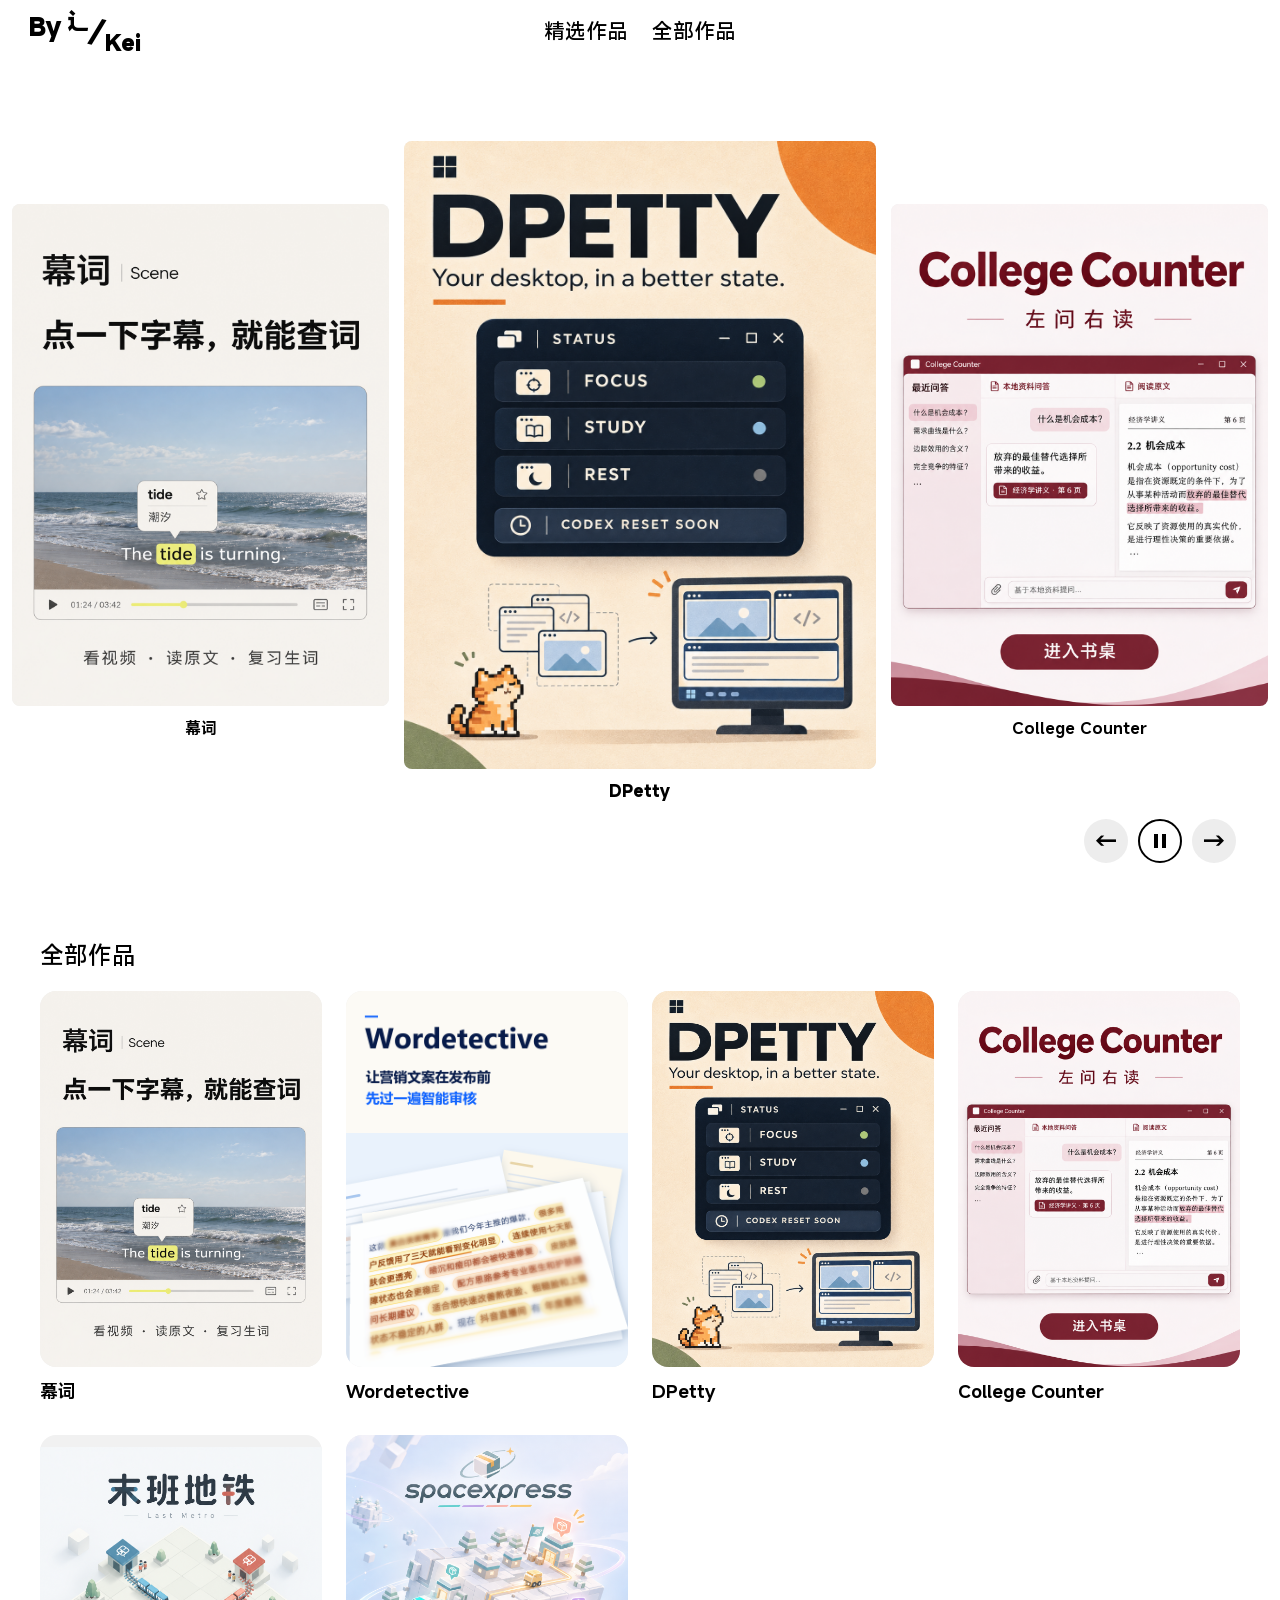
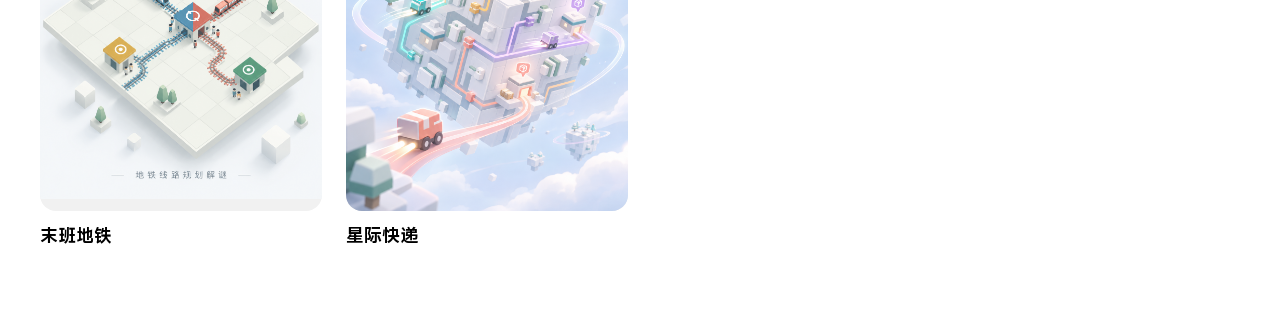
<file: index.html>
<!doctype html>
<html lang="zh-CN">
  <head>
    <meta charset="UTF-8" />
    <meta name="viewport" content="width=device-width, initial-scale=1.0" />
    <meta name="font-credit" content="MiSans by Xiaomi" />
    <title>作品集</title>
    <script type="module" crossorigin src="/assets/index-9I_1KaP_.js"></script>
    <link rel="stylesheet" crossorigin href="/assets/index-C1gEcHYa.css">
  </head>
  <body>
    <div id="root"></div>
  </body>
</html>
</file>
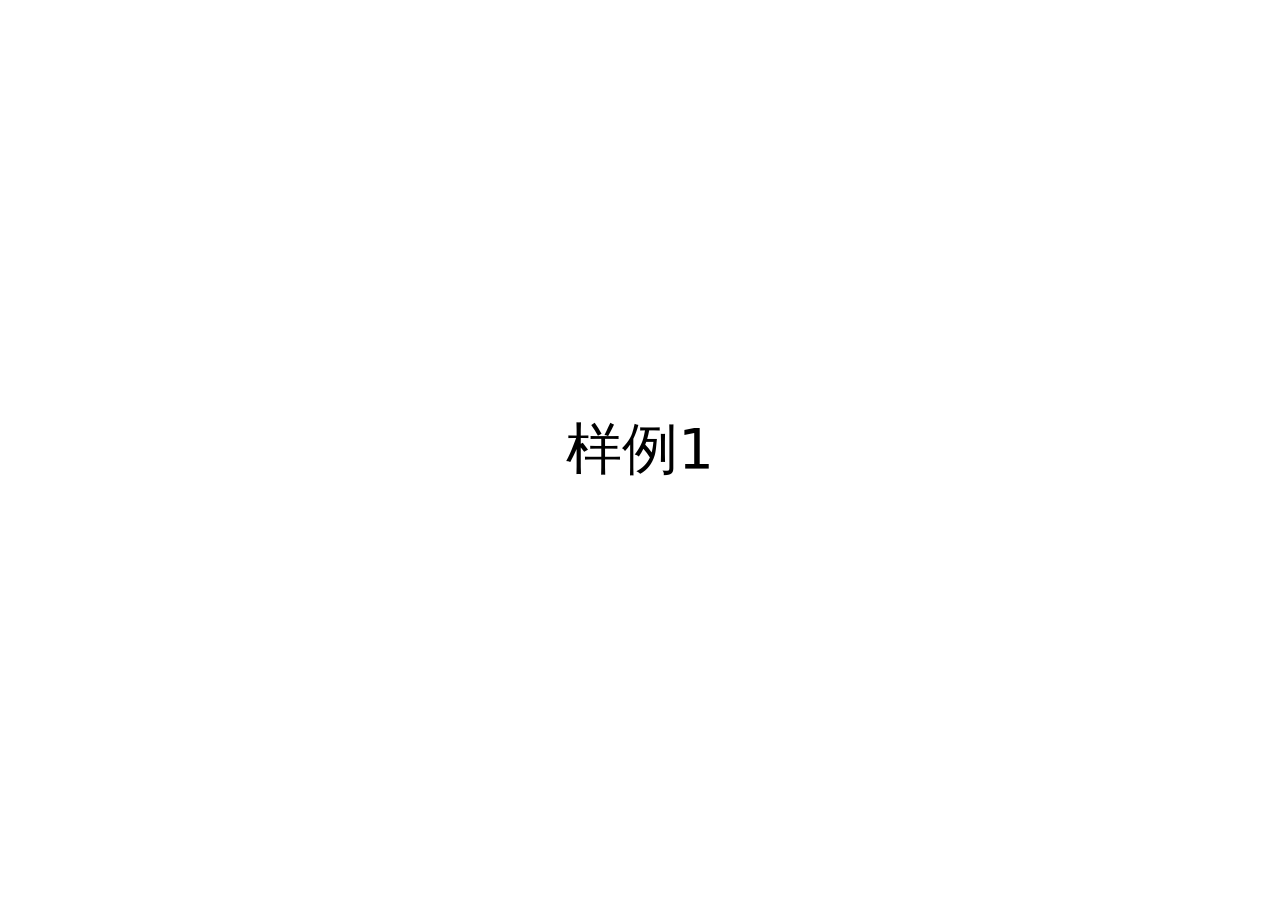
<file: experiences/sample-1/index.html>
<!doctype html>
<html lang="zh-CN">
  <head>
    <meta charset="UTF-8" />
    <meta name="viewport" content="width=device-width, initial-scale=1.0" />
    <title>样例1</title>
    <style>
      body { margin: 0; min-height: 100svh; display: grid; place-items: center; font-family: system-ui, sans-serif; }
      h1 { font-size: clamp(36px, 7vw, 56px); font-weight: 400; }
    </style>
  </head>
  <body><h1>样例1</h1></body>
</html>
</file>
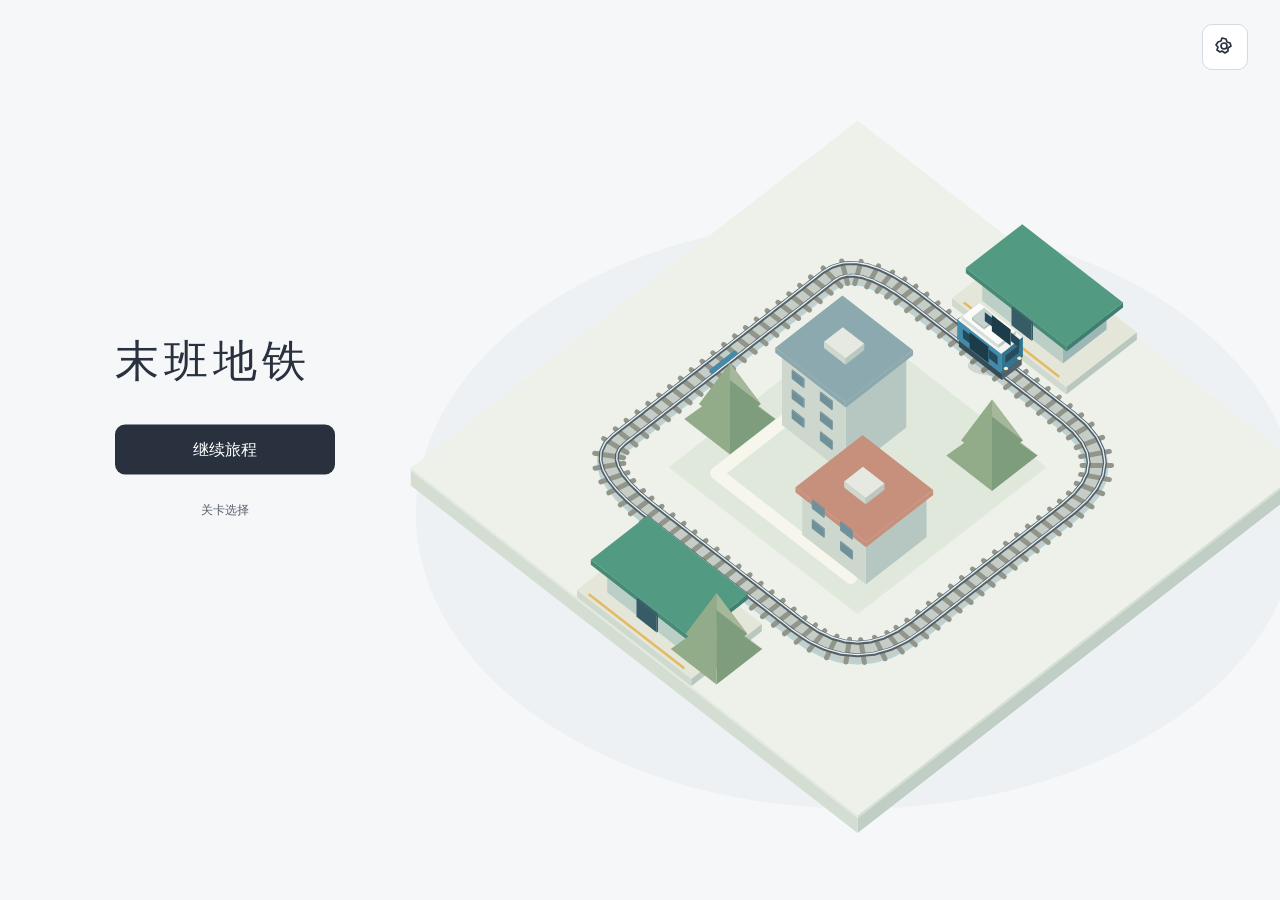
<file: experiences/subway/index.html>
<!doctype html>
<html lang="zh-CN">
<head>
  <meta charset="UTF-8">
  <meta name="viewport" content="width=device-width, initial-scale=1, viewport-fit=cover">
  <meta name="theme-color" content="#f4f6f7">
  <title>末班地铁</title>
  <link rel="stylesheet" href="styles/demo.css">
</head>
<body class="at-home">
  <main class="game" id="game">
    <canvas id="scene" tabindex="0" aria-label="铁路棋盘。点击车库切换列车，按住拖动铺轨；方向键选格，回车铺轨。"></canvas>
    <header class="hud-top game-only">
      <div class="level-controls"><span class="level-number" id="level-number">01 <small>/ 60</small></span><button class="icon-button view-toggle" id="view-toggle" aria-label="缩放查看地图" hidden></button><div class="view-tools" id="view-tools" hidden><button class="icon-button" id="zoom-out" aria-label="缩小地图"></button><button class="icon-button" id="view-fit" aria-label="地图全景"></button><button class="icon-button" id="zoom-in" aria-label="放大地图"></button></div></div>
      <div class="top-actions"><button class="icon-button" id="reset" aria-label="重新开始" title="重新开始"></button><button class="icon-button" id="settings" aria-label="设置" title="设置"></button></div>
    </header>
    <div class="notice game-only" id="message" role="status" aria-live="polite"></div>
    <footer class="hud-bottom game-only">
      <div class="inventory" aria-label="车辆和剩余铁轨"><div id="vehicles"></div><div class="rail-stock" id="rail-stock"></div></div>
      <div class="bottom-actions"><button class="icon-button" id="undo" aria-label="撤销" title="撤销"></button><button class="icon-button" id="hint" aria-label="局部提示" title="局部提示"></button><button class="run-button" id="run" aria-label="发车"></button></div>
    </footer>
    <section class="home" id="home" aria-label="主页">
      <button class="icon-button home-settings" id="home-settings" aria-label="设置"></button>
      <div class="home-copy"><h1>末班地铁</h1><div class="home-actions"><button class="primary" id="start">继续旅程</button><button class="text-button" id="home-levels">关卡选择</button></div></div>
    </section>
  </main>
  <dialog id="dialog"><button id="close-dialog" class="icon-button close" aria-label="关闭"></button><div id="dialog-content"></div></dialog>
  <div id="tutorial-overlay" hidden aria-hidden="true"></div>
  <aside id="tutorial-task" hidden aria-live="polite"></aside>
  <dialog id="tutorial-dialog" class="tutorial-dialog" aria-labelledby="tutorial-title"><div id="tutorial-content"></div></dialog>
  <script src="src/scene.js"></script>
  <script src="src/station-marks.js"></script>
  <script src="src/levels.js"></script>
  <script src="src/levels-extra.js"></script>
  <script src="src/levels-late.js"></script>
  <script src="src/levels-hard.js"></script>
  <script src="src/levels-expansion.js"></script>
  <script src="src/levels-expansion-hard.js"></script>
  <script src="src/levels-finale.js"></script>
  <script src="src/levels-triple.js"></script>
  <script src="src/hints.js"></script>
  <script src="src/engine.js"></script>
  <script src="src/hint-planner.js"></script>
  <script src="src/transfer-effects.js"></script>
  <script src="src/world.js"></script>
  <script src="src/scenery.js"></script>
  <script src="src/playback.js"></script>
  <script src="src/celebration.js"></script>
  <script src="src/ui.js"></script>
  <script src="src/tutorial.js"></script>
  <script src="src/tutorial-lessons.js"></script>
  <script src="src/lesson-runtime.js"></script>
  <script src="src/drafts.js"></script>
  <script src="src/failure-feedback.js"></script>
  <script src="src/hint-feedback.js"></script>
  <script src="src/main.js"></script>
  <script src="src/input.js"></script>
  <script src="src/map-view.js"></script>
  <script src="src/home-scene.js"></script>
</body>
</html>
</file>
<file: assets/index-C1gEcHYa.css>
@font-face{font-family:MiSans;src:url(/assets/MiSansVF-DutB4wjF.ttf) format("truetype");font-weight:100 900;font-display:swap}:root{font-family:MiSans,PingFang SC,Microsoft YaHei,system-ui,sans-serif;color:#000;background:#fff;--accent: #4d49fc;--border: #e2e2e2;--width: 1200px;--gutter: 32px;--gap: 24px;--header-height: 64px;--section-title: 24px;--project-title: 18px;--motion: .2s ease}*{box-sizing:border-box}html{scroll-behavior:smooth}body{margin:0;font-size:16px;line-height:1.5}button,input,select,textarea{font-family:inherit}a{color:inherit;text-decoration:none}:focus-visible{outline:2px solid var(--accent);outline-offset:4px}.wrap{width:min(var(--width),calc(100% - 2 * var(--gutter)));margin-inline:auto}.visually-hidden{position:absolute;width:1px;height:1px;overflow:hidden;clip-path:inset(50%);white-space:nowrap}.site-header{position:sticky;top:0;z-index:2;background:#fff}.site-header-inner{height:var(--header-height);width:calc(100% - (2*clamp(16px,2.2vw,36px)));display:grid;grid-template-columns:1fr auto 1fr;align-items:center}.wordmark{display:flex;align-items:center;gap:6px;font-size:22px;line-height:1.05;font-weight:700;white-space:nowrap}.wordmark-prefix{font-size:24px;font-weight:700;color:#000;transform:translateY(-4px)}.wordmark-names{display:grid;grid-template-columns:auto auto auto;grid-template-rows:repeat(2,22px);align-items:center}.wordmark-zh{grid-area:1 / 1}.wordmark-slash{grid-area:1 / 2 / 3;font-size:36px;font-weight:500;transform:rotate(14deg)}.wordmark-en{grid-area:2 / 3}.site-nav{--nav-item-width: 100px;--nav-gap: 8px;position:relative;display:flex;gap:var(--nav-gap)}.nav-indicator{position:absolute;inset-inline-start:calc((var(--nav-item-width) - 6px) / 2);bottom:2px;width:6px;height:6px;border-radius:50%;background:currentColor;opacity:0;pointer-events:none;transition:transform .18s cubic-bezier(.22,1,.36,1),opacity .12s ease-out}.site-nav[data-section] .nav-indicator{opacity:1}.site-nav[data-section=works] .nav-indicator{transform:translate(calc(var(--nav-item-width) + var(--nav-gap)))}.nav-link{display:grid;place-items:center;width:var(--nav-item-width);min-height:44px;font-size:21px;white-space:nowrap;transition:color .12s ease-out,font-size .12s ease-out}.nav-link.is-muted{color:#737373;font-size:19px}.nav-link:hover{color:#000;text-decoration:underline;text-underline-offset:4px}.nav-link:focus-visible{outline-color:#000}.project-link:hover h3{color:var(--accent)}#featured{scroll-margin-top:calc(var(--header-height) + 16px)}.featured{padding:clamp(40px,6vw,96px) 12px clamp(48px,6vw,88px);overflow:clip}.featured-grid{isolation:isolate;overflow-anchor:none;max-width:1760px;margin-inline:auto;display:grid;grid-template-columns:.74fr 1fr 1.25fr 1fr .74fr;align-items:center;gap:clamp(12px,1.2vw,24px)}.project{min-width:0}.project-link{display:block}.cover{position:relative;display:grid;place-items:center;overflow:hidden;border-radius:16px;background:#f1f1f1;aspect-ratio:3 / 4;font-size:clamp(16px,2.5vw,36px)}.cover img{position:absolute;inset:0;width:100%;height:100%;object-fit:cover;transition:transform var(--motion)}.featured .project-link:hover img{transform:scale(1.025)}.project-grid .cover img{object-fit:contain}.featured .cover{border-radius:8px}.featured .project{transform-origin:top left}.featured .project:nth-child(2) img{object-position:65% center}.featured .project:nth-child(3) img{object-position:65% center}.featured h3{font-size:16px;text-align:center}.featured .project:nth-child(3):nth-last-child(3) h3,.featured .project:nth-child(2):nth-last-child(2) h3,.featured .project:only-child h3{font-weight:650}.gallery-controls{width:min(var(--width),calc(100% - 2 * var(--gutter)));margin:16px auto 0;display:flex;justify-content:flex-end;gap:10px}.gallery-controls button{display:grid;place-items:center;width:44px;height:44px;border:2px solid transparent;border-radius:50%;background:#ededed;color:#000;font-size:22px;font-weight:500;line-height:1;cursor:pointer}.gallery-controls button:hover{background:#dedede}.gallery-controls .playback{border-color:#000;background:#fff}.pause-icon{width:12px;height:14px;border-inline:4px solid currentColor}.play-icon{width:12px;height:14px;margin-inline-start:2px;background:currentColor;clip-path:polygon(0 0,100% 50%,0 100%)}h2,h3{margin:0;font-weight:520}h2{font-size:var(--section-title);line-height:1.3;margin-bottom:24px}#works-title{font-weight:400;margin-bottom:20px}h3{font-size:var(--project-title);line-height:1.35;margin-top:12px;transition:color var(--motion)}#works{padding-bottom:72px;scroll-margin-top:calc(var(--header-height) + 24px)}.project-grid{display:grid;grid-template-columns:repeat(4,minmax(0,1fr));gap:32px var(--gap)}.project-view{padding-block:24px}.view-control{display:inline-flex;justify-self:start;align-items:center;min-height:44px;padding-inline:12px;border:1px solid var(--border);border-radius:8px;font-size:14px;white-space:nowrap;cursor:pointer}.view-control:hover{border-color:#000}.project-frame{display:block;width:100%;height:max(360px,calc(100dvh - 108px));border:1px solid var(--border);border-radius:16px;background:#fff}@media(max-width:900px){.project-grid{grid-template-columns:repeat(3,minmax(0,1fr))}}@media(max-width:640px){:root{--gutter: 16px;--gap: 16px;--section-title: 22px}.site-nav{--nav-item-width: 84px;--nav-gap: 4px}.nav-link{font-size:19px}.nav-link.is-muted{font-size:18px}.featured{padding-inline:var(--gutter)}.featured-grid{grid-template-columns:1fr 1.25fr 1fr;gap:8px}.featured-grid[data-count="5"] .project:is(:first-child,:last-child){display:none}.featured h3{font-size:14px;margin-top:8px}.project-grid{grid-template-columns:repeat(2,minmax(0,1fr))}.project-view{padding-block:12px}.view-control{padding-inline:8px}.project-frame{height:max(360px,calc(100dvh - 80px))}}@media(max-width:420px){:root{--header-height: 104px}.site-header-inner{grid-template-columns:1fr 1fr;grid-template-rows:60px 44px}.site-nav{grid-area:2 / 1 / 3 / 3;justify-self:center}}@media(prefers-reduced-motion:reduce){html{scroll-behavior:auto}.cover img,h3,.nav-link,.nav-indicator{transition:none}}.manage-link{justify-self:end;padding:6px 0 6px 8px;font-size:18px;white-space:nowrap}.manage-link:hover,.inline-link{color:var(--accent)}.local-page{padding-block:32px 64px}.local-page h1{margin-block:24px;font-size:clamp(34px,5vw,56px);font-weight:400;line-height:1.15}.local-page h2{font-size:24px;font-weight:500}.local-page h3{margin:10px 0 0;font-size:16px}.local-topline,.editor-heading,.run-actions{display:flex;align-items:center;gap:12px}.local-topline,.editor-heading{justify-content:space-between}.local-button{width:fit-content;border:1px solid var(--border);border-radius:999px;background:#fff;color:#000;padding:8px 16px;font:inherit;cursor:pointer}.local-button:hover{border-color:#000}.local-button.primary{background:var(--accent);color:#fff;border-color:var(--accent)}.local-button.danger,.local-error{color:#ad2020}.local-button:disabled{opacity:.55;cursor:default}.local-error{white-space:pre-wrap;overflow-wrap:anywhere}.project-intro{margin-block-start:clamp(24px,5vw,56px)}.project-intro.has-cover{display:grid;grid-template-columns:minmax(0,1fr) minmax(0,400px);align-items:center;gap:clamp(24px,5vw,72px)}.project-view .project-intro h1{margin:0;overflow-wrap:anywhere}.project-hero,.project-photos img{display:block;width:100%;border-radius:12px}.project-hero{aspect-ratio:3 / 4;object-fit:contain}.project-launch{margin-top:16px}.project-launch .run-actions{flex-wrap:wrap}.project-launch p{margin-bottom:0}.project-view .project-frame{width:100%;margin-top:20px}.project-view .project-section{margin-top:clamp(32px,5vw,64px);border-top:1px solid var(--border);padding-top:20px}.project-description{max-width:720px;margin-inline:auto}.project-section h2{margin:0 0 18px;font-weight:550;font-size:clamp(20px,2.5vw,26px)}.project-section .asset-list{padding:0}.project-photos{display:grid;grid-template-columns:repeat(auto-fit,minmax(min(100%,290px),1fr));gap:var(--gap)}.project-photos img{max-height:520px;object-fit:contain;background:#f6f6f6}.description-copy{max-width:780px;color:#24242d;line-height:1.75;overflow-wrap:anywhere}.description-copy p{margin:0;white-space:pre-wrap}.description-copy h3,.description-copy h4{margin:1em 0 .35em;line-height:1.35;font-size:1.25em}.description-copy h4{font-size:1.08em}.description-copy ul{margin-block:.5em;padding-inline-start:1.4em}.description-copy figure{margin:12px 0}.description-copy img{display:block;max-width:100%;max-height:65vh;object-fit:contain;border-radius:8px}.description-editor{display:grid;gap:8px}.description-editor-frame{min-width:0;border:1px solid var(--border);border-radius:8px}.description-toolbar{position:sticky;top:0;z-index:2;display:flex;align-items:center;gap:4px;min-height:44px;padding:4px 8px;border-bottom:1px solid var(--border);border-radius:8px 8px 0 0;background:#fff;overflow-x:auto;overscroll-behavior-x:contain}.description-toolbar .tiptap-toolbar-group{display:flex;flex:0 0 auto;align-items:center;gap:2px}.description-toolbar .tiptap-separator{width:1px;height:24px;background:var(--border);flex:0 0 auto}.description-toolbar .tiptap-button{width:32px;height:32px;display:inline-grid;place-items:center;padding:0;border:0;border-radius:6px;background:transparent;color:#41414b;cursor:pointer}.description-toolbar .tiptap-button svg{width:16px;height:16px}.description-toolbar .tiptap-button:not(:disabled):hover{background:#f3f3f5}.description-toolbar .tiptap-button[aria-pressed=true]{color:#352de0;background:#f2f1ff}.description-toolbar .tiptap-button:disabled{opacity:.4;cursor:default}.description-toolbar .description-color{position:relative}.description-toolbar .description-color input{position:absolute;inset:0;height:100%;opacity:0;cursor:pointer}.description-toolbar .description-color:focus-within{outline:2px solid var(--accent)}.description-toolbar select{width:auto;padding:3px 4px}.description-surface{min-height:18rem;padding:14px}.description-surface:focus{outline:2px solid var(--accent);outline-offset:-2px}.description-copy>img{margin-block:12px}#description-help{color:#595959;font-size:14px;margin:0}.manage-layout{display:grid;grid-template-columns:minmax(0,240px) minmax(0,1fr);gap:var(--gap)}.manage-list{display:grid;align-content:start;gap:6px}.manage-list button:not(.primary){padding:8px 12px;border:0;border-radius:8px;background:transparent;text-align:left;font:inherit;cursor:pointer;overflow-wrap:anywhere}.manage-list button:hover:not(.primary),.manage-list [aria-current=true]{background:#f2f1ff;color:#352de0}.manage-editor{border:1px solid var(--border);border-radius:16px;padding:clamp(16px,3vw,32px)}.editor-heading h2{margin-top:0}.manage-editor fieldset{min-inline-size:0;padding:0;margin:0;border:0;display:grid;gap:14px}.manage-editor .asset-editor{border-top:1px solid var(--border);margin-top:10px;padding-top:12px;display:grid;gap:14px}.save-hint-slot{min-height:30px}.save-hint{width:fit-content;margin:0;padding:4px 10px;border-radius:6px;background:#eaf7ee;color:#17643a;font-size:14px;animation:save-hint-in .16s ease-out both,save-hint-out .22s ease-in 2.16s forwards}.save-hint[data-failed=true]{background:#fceced;color:#a32131}@keyframes save-hint-in{0%{opacity:0;transform:translateY(4px)}}@keyframes save-hint-out{to{opacity:0}}@media(prefers-reduced-motion:reduce){.save-hint{animation:save-hint-out 1ms step-end 2s forwards}}.asset-hint{color:#595959;font-size:14px;margin:0}.manage-editor label{display:grid;gap:4px;font-size:14px;min-width:0}.manage-editor input,.manage-editor select,.manage-editor textarea{width:100%;min-width:0;border:1px solid var(--border);border-radius:8px;padding:8px 10px;font:inherit;background:#fff;color:#000}.manage-editor textarea{resize:vertical}.editor-columns{display:grid;grid-template-columns:repeat(2,minmax(0,1fr));gap:14px}.manage-editor .asset-drop{align-self:start;border:1px dashed #999;border-radius:8px}.manage-editor .asset-picker{min-height:82px;align-content:center;padding:12px;cursor:pointer}.asset-drop span{color:#595959;font-size:14px}.asset-drop:has(.asset-picker:hover),.asset-drop:has(.asset-picker:focus-within){border-color:#000;background:#f5f5f5}.manage-editor .asset-drop[data-dragging=true],.manage-editor .asset-thumbnail[data-dragging=true]{border-color:var(--accent);background:#f2f1ff}.manage-editor .asset-drop input{position:absolute;width:1px;height:1px;clip-path:inset(50%)}.asset-list{list-style:none;margin:0;padding:0 12px 12px}.asset-list li{display:flex;align-items:center;justify-content:space-between;gap:12px;padding-block:6px}.asset-list a{color:var(--accent);overflow-wrap:anywhere;min-width:0}.asset-images{display:grid;grid-template-columns:repeat(auto-fill,minmax(min(100%,96px),1fr));gap:10px}.asset-images li{flex-direction:column;gap:6px;padding:0;min-width:0}.manage-editor .asset-thumbnail{width:100%;padding:3px;border:1px solid var(--border);border-radius:8px;cursor:pointer}.asset-thumbnail img{display:block;width:100%;height:96px;object-fit:contain}.asset-thumbnail:hover,.asset-thumbnail:focus-within{border-color:#000}.featured-grid[data-count="1"]{grid-template-columns:minmax(0,360px);justify-content:center}.featured-grid[data-count="3"]{grid-template-columns:1fr 1.25fr 1fr}.featured-grid[data-count="0"]{min-height:1px}@media(max-width:680px){.project-intro.has-cover{grid-template-columns:minmax(0,1fr)}.project-hero{max-width:400px;justify-self:center}.manage-layout,.editor-columns{grid-template-columns:1fr}.manage-list{max-height:200px;overflow:auto}}
</file>
<file: experiences/subway/styles/demo.css>
:root {
  --bg: oklch(0.975 0.003 250); --surface: oklch(1 0 0);
  --ink: oklch(0.31 0.025 255); --muted: oklch(0.48 0.02 255);
  --border: oklch(0.89 0.009 250); --blue: oklch(0.57 0.11 248);
  font-family: "Segoe UI", "Microsoft YaHei", system-ui, sans-serif;
  color: var(--ink); background: var(--bg); font-synthesis: none;
}
* { box-sizing: border-box; }
body { margin: 0; overflow: hidden; }
.celebration { position: fixed; inset: 0; width: 100vw; height: 100dvh; pointer-events: none; }.celebration[hidden] { display: none; }
button { font: inherit; cursor: pointer; color: inherit; border: 0; background: white; border-radius: 10px; min-height: 46px; padding: 0 16px; -webkit-tap-highlight-color: transparent; }
button:hover { background: oklch(0.94 0.012 250); }
button:disabled { cursor: default; opacity: .35; }
button:focus-visible, canvas:focus-visible { outline: 3px solid var(--blue); outline-offset: 3px; }
button:active { transform: translateY(1px); }
svg { width: 24px; height: 24px; fill: none; stroke: currentColor; stroke-width: 1.7; stroke-linecap: round; stroke-linejoin: round; flex-shrink: 0; }
.game { position: relative; height: 100dvh; min-height: 400px; background: var(--bg); }
canvas { width: 100%; height: 100%; display: block; touch-action: none; cursor: crosshair; }
.hud-top { position: absolute; top: max(24px, env(safe-area-inset-top)); left: 32px; right: 32px; display: flex; align-items: center; justify-content: space-between; pointer-events: none; }
.hud-top > * { pointer-events: auto; }.level-number { font: 600 23px/1.2 system-ui; letter-spacing: 1px; }.level-number small { font-size: 12px; color: var(--muted); font-weight: 400; margin-left: 4px; }
.top-actions, .bottom-actions { display: flex; align-items: center; gap: 10px; }
.level-controls { display: flex; align-items: center; gap: 12px; }.view-toggle[hidden], .view-tools[hidden] { display: none; }.view-tools { position: absolute; left: 0; top: 58px; display: flex; gap: 5px; }.view-tools .icon-button { width: 34px; min-height: 34px; }.view-tools svg { width: 19px; }.view-toggle[aria-pressed="true"] { border-color: var(--blue); color: var(--blue); }
.icon-button { display: inline-grid; place-items: center; width: 46px; padding: 0; border: 1px solid var(--border); background: var(--surface); }
.notice { position: absolute; top: max(88px, calc(env(safe-area-inset-top) + 64px)); left: 20px; right: 20px; text-align: center; font-size: 12px; color: var(--muted); pointer-events: none; line-height: 1.6; }
.notice.error { color: oklch(0.48 0.14 28); }
.hud-bottom { position: absolute; bottom: max(24px, env(safe-area-inset-bottom)); left: 32px; right: 32px; display: flex; align-items: flex-end; justify-content: space-between; gap: 16px; pointer-events: none; }
.hud-bottom > * { pointer-events: auto; }.inventory { display: flex; gap: 12px; align-items: stretch; }
#vehicles { display: flex; gap: 6px; }.vehicle-card { min-width: 86px; padding: 10px 12px; border: 1px solid var(--border); text-align: left; display: flex; flex-direction: column; gap: 5px; background: white; }
.vehicle-card.selected { border-color: var(--line-color,var(--blue)); }.vehicle-row { display: flex; align-items: center; color: var(--line-color,var(--blue)); }.vehicle-load { display: flex; align-items: center; gap: 4px; color: var(--line-color,var(--blue)); }.vehicle-load svg { width: 16px; height: 19px; }.vehicle-load b { font: 600 16px/1.2 system-ui; }
.vehicle-card:disabled { opacity: 1; }
.rail-stock { background: white; border: 1px solid var(--border); border-radius: 10px; display: flex; align-items: center; gap: 10px; padding: 14px; }.rail-stock svg { color: var(--muted); }.rail-stock b { font: 600 26px/1 system-ui; }.rail-stock small { color: var(--muted); font-size: 10px; display: block; margin-top: 6px; }.rail-stock.low { color: oklch(0.48 0.14 28); }
.vehicle-rails { font: 11px/1.4 "Segoe UI", "Microsoft YaHei", sans-serif; color: var(--muted); white-space: nowrap; }.vehicle-rails b { color: var(--ink); font-weight: 600; }.vehicle-rails.low, .vehicle-rails.low b { color: oklch(0.48 0.14 28); }
.run-button { height: 54px; min-width: 100px; display: grid; place-items: center; background: var(--ink); color: white; }.run-button:hover, .primary:hover { background: var(--blue); }
.home { position: absolute; inset: 0; background: transparent; }.home-copy { position: absolute; left: 9%; top: 48%; transform: translateY(-50%); }.home-actions { display: flex; flex-direction: column; align-items: stretch; width: 220px; margin-top: 34px; }.home-settings { position: absolute; top: 24px; right: 32px; }.home h1 { font-size: 44px; letter-spacing: 5px; }
h1 { font-size: 36px; letter-spacing: 6px; margin: 0; font-weight: 650; } .primary { background: var(--ink); color: white; min-width: 190px; min-height: 50px; }.text-button { background: transparent; color: var(--muted); font-size: 12px; margin-top: 12px; }
body:not(.at-home) .home { display: none; }.at-home .game-only { display: none; }
dialog { padding: 32px; width: min(440px, calc(100% - 32px)); color: var(--ink); background: var(--surface); border: 1px solid var(--border); border-radius: 14px; max-height: calc(100dvh - 40px); overflow: auto; }
dialog::backdrop { background: oklch(0.2 0.02 250 / .25); }dialog h2 { font-size: 22px; font-weight: 600; margin: 0 0 24px; }dialog p { color: var(--muted); font-size: 13px; line-height: 1.8; }dialog .close { position: absolute; top: 16px; right: 16px; width: 36px; min-height: 36px; border: 0; background: transparent; }
.menu-row { display: flex; justify-content: space-between; align-items: center; width: 100%; border-radius: 0; min-height: 58px; padding: 0; border-bottom: 1px solid var(--border); background: transparent; font-size: 14px; }.menu-row:last-child { border: 0; }.menu-row span { display: flex; align-items: center; gap: 12px; }.menu-row input { width: 20px; height: 20px; accent-color: var(--blue); }
.level-grid { display: grid; grid-template-columns: repeat(5,1fr); gap: 8px; }.level-tile { padding: 14px 0; border: 1px solid var(--border); font: 600 21px system-ui; }.level-tile small { display: block; font: 11px/1 system-ui; letter-spacing: 1px; margin-top: 10px; color: oklch(0.57 0.11 80); }.level-tile.current { border-color: var(--blue); color: var(--blue); }
.level-options { display: flex; align-items: center; gap: 10px; margin-bottom: 18px; }.level-options button { border: 1px solid var(--border); min-height: 38px; font-size: 12px; padding: 0 10px; }.level-options small { font-size: 10px; color: var(--muted); }.map-name { display: block; font: 9px/1.5 "Microsoft YaHei",sans-serif; max-width: 100%; overflow: hidden; text-overflow: ellipsis; white-space: nowrap; margin-top: 8px; }.pattern-result { color: var(--blue); }
.difficulty { display: block; font: 10px/1.4 "Microsoft YaHei",sans-serif; color: var(--muted); margin-top: 3px; }.difficulty.hard { color: oklch(0.48 0.14 28); }
.result { text-align: center; }.result h2 { margin-top: 8px; }.result .stars { font-size: 30px; letter-spacing: 8px; color: oklch(0.68 0.13 80); margin-bottom: 16px; }.result .primary { width: 100%; margin-top: 16px; }.result .text-button { width: 100%; }
.guide-row { display: grid; grid-template-columns: 52px 1fr; gap: 14px; align-items: center; padding: 12px 0; border-bottom: 1px solid var(--border); }.guide-row svg { width: 34px; height: 34px; margin: auto; color: var(--blue); }.guide-row p { margin: 0; font-size: 12px; }.guide-row b { display: block; font-size: 13px; margin-bottom: 3px; }.guide-bottom { margin-bottom: 0; }
.sign-example { display: flex; align-items: center; justify-content: center; gap: 3px; font: 700 19px system-ui; color: var(--ink); }.guide-row .sign-example svg { width: 27px; height: 27px; margin: 0; color: var(--ink); }
@media (max-width: 650px) {
  .hud-top { left: 18px; right: 18px; top: max(18px, env(safe-area-inset-top)); }.level-number { font-size: 20px; }.top-actions { gap: 8px; }.notice { top: 80px; font-size: 11px; left: 16px; right: 16px; }
  .hud-bottom { left: 14px; right: 14px; bottom: max(18px, env(safe-area-inset-bottom)); gap: 8px; }.inventory { gap: 6px; }.vehicle-card { min-width: 60px; padding: 9px; }.vehicle-row { gap: 5px; }.vehicle-row svg { width: 21px; height: 21px; }.vehicle-row b { font-size: 15px; }.rail-stock { padding: 9px; gap: 6px; }.rail-stock b { font-size: 21px; }.rail-stock svg { width: 22px; }.rail-stock small { font-size: 9px; }.bottom-actions { gap: 6px; }.run-button { min-width: 56px; height: 48px; }.bottom-actions .icon-button { width: 42px; min-height: 44px; }.level-grid { gap: 6px; }dialog { padding: 28px 22px; }
  .two-trains .inventory { flex-direction: column; }.two-trains .rail-stock { justify-content: center; }.level-options { gap: 6px; }.level-options small { font-size: 9px; }
}
@media (prefers-reduced-motion: reduce) { button:active { transform: none; } }
@media (max-width: 650px) { .three-trains { flex-wrap: wrap; }.three-trains .inventory { width: 100%; }.three-trains #vehicles { width: 100%; }.three-trains .vehicle-card { flex: 1; }.three-trains .rail-stock { align-self: flex-start; min-height: 48px; padding: 7px 10px; }.three-trains .bottom-actions { position: absolute; right: 0; bottom: 0; } }
#tutorial-overlay { position: fixed; inset: 0; pointer-events: none; z-index: 2; }#tutorial-overlay[hidden], #tutorial-task[hidden] { display: none; }#tutorial-overlay > svg { display: block; width: 100%; height: 100%; stroke: none; }
.tutorial-ring { stroke: #438bab; stroke-width: 2; fill: none; }.tutorial-pointer { fill: none; stroke: #438bab; stroke-width: 2; }.tutorial-hand { pointer-events: none; }
.tutorial-dialog { position: fixed; inset: 120px auto auto 32px; margin: 0; width: 300px; padding: 24px; border: 0; box-shadow: 0 4px 8px #233d4924; }.tutorial-dialog::backdrop { background: transparent; }.tutorial-dialog h2 { font-size: 21px; line-height: 1.5; margin: 14px 0 10px; }.tutorial-dialog p { font-size: 14px; line-height: 1.85; margin: 0 0 18px; }.tutorial-progress { color: var(--muted); font-size: 12px; }.tutorial-dialog .primary { width: 100%; min-width: 0; font-size: 14px; }.tutorial-dialog .text-button { display: block; width: 100%; margin: 4px 0 -10px; }
.tutorial-dialog[data-focus="hud"] { inset: auto auto 136px 32px; }.tutorial-count-change { display: flex; align-items: center; gap: 14px; font-size: 28px; color: #a94c40; }.tutorial-count-change > span { color: var(--muted); font-size: 20px; }
.tutorial-visual { display: flex; align-items: center; justify-content: center; gap: 18px; color: var(--blue); margin: 24px 0 12px; }.tutorial-visual > svg { width: 40px; height: 40px; }.tutorial-visual strong { font-size: 28px; }.tutorial-visual small { font-size: 18px; }.tutorial-sign { display: flex; align-items: center; gap: 5px; font: 700 28px system-ui; color: #a94c40; }.tutorial-sign svg { width: 32px; height: 40px; }
#tutorial-task { position: fixed; top: 120px; left: 32px; width: 280px; z-index: 3; padding: 18px 20px 10px; border-radius: 14px; background: white; box-shadow: 0 4px 8px #233d4924; }#tutorial-task b { display: block; font-size: 17px; line-height: 1.6; }#tutorial-task p { font-size: 13px; line-height: 1.7; color: var(--muted); margin: 8px 0 0; }#tutorial-task button { background: transparent; color: var(--muted); padding: 0; font-size: 12px; min-height: 38px; }.in-tutorial .notice:not(.error) { visibility: hidden; }
@media (max-width: 550px) { .tutorial-dialog { inset: auto 16px max(16px, env(safe-area-inset-bottom)); width: auto; padding: 18px 20px; max-height: calc(100dvh - 100px); }.tutorial-dialog h2 { font-size: 19px; margin: 8px 0; }.tutorial-dialog p { font-size: 13px; line-height: 1.75; margin-bottom: 12px; }.tutorial-visual { margin: 12px 0 6px; }.tutorial-visual > svg { width: 30px; height: 30px; }.tutorial-sign { font-size: 24px; }.tutorial-sign svg { height: 32px; width: 26px; }#tutorial-task { top: auto; bottom: 122px; left: 16px; right: 16px; width: auto; padding: 14px 18px 6px; }#tutorial-task b { font-size: 16px; } }
@media (max-width: 550px) { .tutorial-dialog[data-focus="hud"] { inset: auto 16px 140px; max-height: calc(100dvh - 220px); } }
.tutorial-people { display: inline-flex; align-items: center; gap: 5px; }.tutorial-people svg { width: 28px; height: 34px; }.tutorial-equation { font: 650 25px/1.4 system-ui; white-space: nowrap; }.tutorial-visual > span > svg { width: 34px; height: 34px; }.tutorial-entry b { font: 600 13px system-ui; color: var(--muted); }.tutorial-entry small { font-size: 11px; color: var(--muted); }.tutorial-entry > span { font-size: 13px; }
@media (max-width: 650px) { #tutorial-task[data-lesson="later"] { left: 16px; right: 16px; width: auto; padding: 14px 18px 6px; }.tutorial-dialog[data-lesson="later"] { left: 16px; right: 16px; width: auto; padding: 14px 18px; }.tutorial-dialog[data-lesson="later"] #tutorial-content { display: grid; grid-template-columns: 48px 1fr; align-items: center; column-gap: 10px; row-gap: 8px; }.tutorial-dialog[data-lesson="later"] .tutorial-progress, .tutorial-dialog[data-lesson="later"] p, .tutorial-dialog[data-lesson="later"] button { grid-column: 1 / -1; }.tutorial-dialog[data-lesson="later"] .tutorial-visual { margin: 0; gap: 9px; }.tutorial-dialog[data-lesson="later"] h2 { font-size: 18px; line-height: 1.4; margin: 0; }.tutorial-dialog[data-lesson="later"] p { margin: 0 0 3px; font-size: 13px; line-height: 1.65; }.tutorial-dialog[data-lesson="later"] .primary { min-height: 44px; }.tutorial-dialog[data-lesson="later"] .text-button { min-height: 28px; margin: 0; }.tutorial-dialog[data-lesson="later"][data-wide="true"] .tutorial-visual, .tutorial-dialog[data-lesson="later"][data-wide="true"] h2 { grid-column: 1 / -1; }.tutorial-equation { font-size: 22px; }.tutorial-people strong { font-size: 24px; }.tutorial-people svg { width: 22px; height: 28px; } }

@media (max-width: 759px) { .home-copy { display: contents; }.home h1 { position: absolute; top: 76px; left: 0; right: 0; text-align: center; font-size: 32px; }.home-actions { position: absolute; width: 220px; left: calc(50% - 110px); bottom: 32px; margin-top: 0; }.home-settings { top: 18px; right: 18px; } }
@media (max-height: 540px) and (min-width: 600px) { .home-copy { display: block; left: 6%; top: 48%; transform: translateY(-50%); }.home h1 { position: static; text-align: left; font-size: 30px; }.home-actions { position: static; width: 190px; margin-top: 28px; }.home-settings { top: 16px; } }

.failure-focus { position: fixed; inset: 0; pointer-events: none; z-index: 2; }.failure-focus[hidden] { display: none; }.failure-focus svg { width: 100%; height: 100%; stroke: none; }#dialog[data-kind="failure"] { position: fixed; margin: 0; width: 310px; padding: 24px; }.failure-visual { display: flex; align-items: center; justify-content: center; gap: 9px; margin: 10px 0 24px; }.failure-visual span { display: flex; align-items: center; gap: 4px; }.failure-visual b { font: 600 26px system-ui; }.failure-visual i { font-style: normal; color: #a85a4e; }.failure-visual svg { width: 22px; height: 30px; }.failure-content h2 { font-size: 21px; margin-bottom: 12px; }.failure-content .primary { width: 100%; min-width: 0; margin-top: 10px; }@media (max-width:650px) { #dialog[data-kind="failure"] { width: auto; padding: 20px; }.failure-visual { margin: 0 0 14px; } }

.hint-advice { position: fixed; inset: 0; pointer-events: none; z-index: 1; }.hint-advice[hidden] { display: none; }.hint-advice svg { width: 100%; height: 100%; stroke: none; }.hint-advice polygon { fill: #ce96352b; stroke: #b78432; stroke-width: 2; stroke-linejoin: round; }.hint-pulse { animation: hint-conflict 850ms ease-out 2; }.hint-budget { animation: hint-budget 850ms ease-out 2; outline: 2px solid #b78432; outline-offset: 4px; border-radius: 4px; }@keyframes hint-budget { 0%,100% { outline-color: #d6b782; } 50% { outline-color: #a87525; } }@keyframes hint-conflict { 0%,100% { opacity: .65; } 50% { opacity: 1; } }@media (prefers-reduced-motion: reduce) { .hint-pulse, .hint-budget { animation: none; } }
</file>
